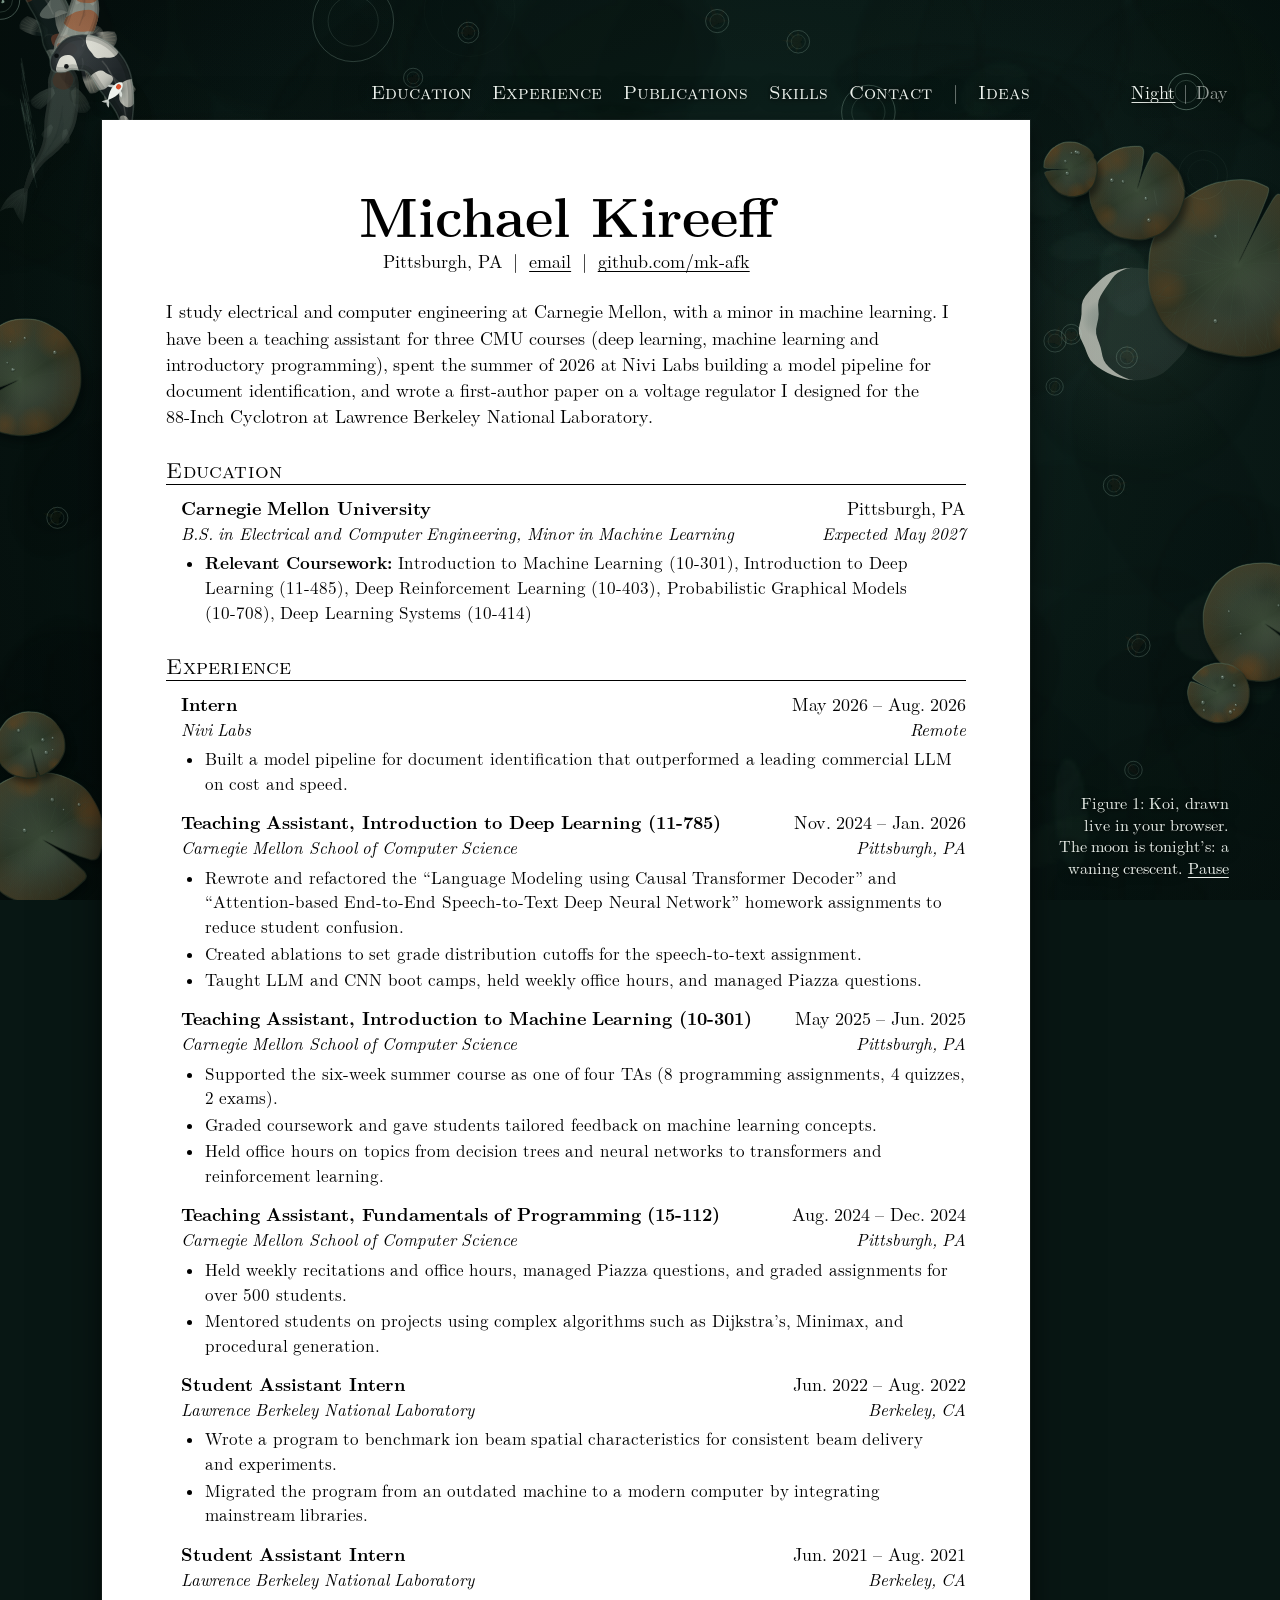
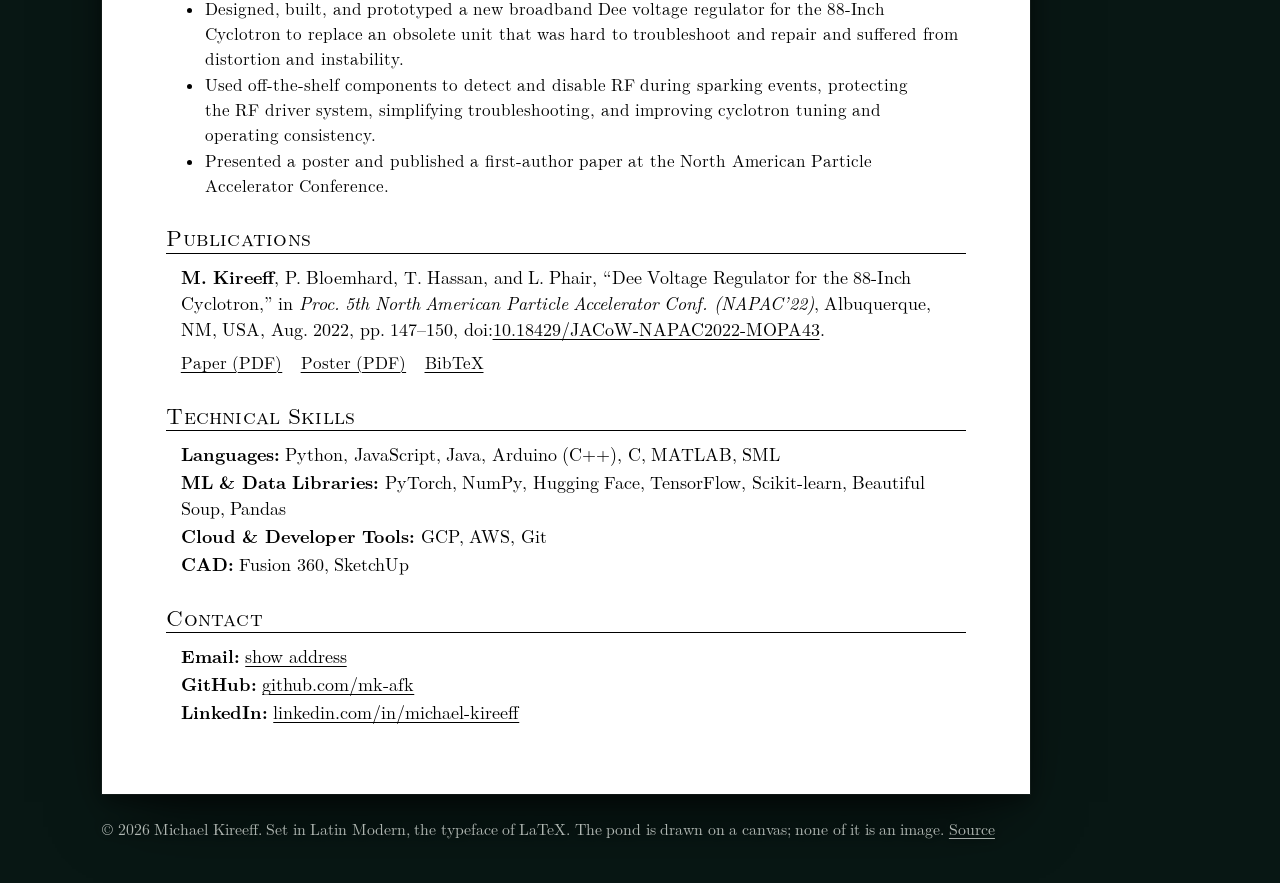
<file: index.html>
<!DOCTYPE html>
<html lang="en" data-theme="dark">
<head>
<!--
  ─────────────────────────────────────────────────────────────
  Michael Kireeff: a resume on a koi pond

  The page is the resume, set like the LaTeX PDF, on a sheet of
  paper lying on a pond. Plain HTML, CSS and JS; no build step.

  EDIT MAP (search this file for "EDIT"):
    1. <title>, description and link-preview tags   just below
    2. Name and contact line                         .masthead
    3. Two-sentence intro                            .lede
    4. Education / Experience / Skills               one .entry block per item; copy a block to add one
    5. Publications                                  #publications
    6. PDF download link                             put resume.pdf next to this file, then
                                                     un-comment the marked line in .masthead
    7. Pond settings                                 CONFIG at the top of pond.js (rain), home.js
                                                     (number of koi, Day's ink trails), afloat.js
                                                     (season, moon, fireflies), water.js (rings that
                                                     bend the water, ink that flows) and theme.js
                                                     (whether the page opens on Night or Day)

  FILES
    index.html             this page                 home.css  home.js
    ideas.html             index of write-ups        ideas.css ideas.js
    posts/*.html           the write-ups
    pond.js                the water (shared by every page)
    water.js               WebGL extras, where the device can run them: rings bend
                           the water, the koi's ink flows (every page; optional)
    afloat.js              the moon and the season's weather (every page)
    theme.js               opens the page on Night or Day, by the visitor's clock
    fonts/                 Latin Modern, the LaTeX typeface
    robots.txt             asks AI and data-scraping crawlers to stay out
    404.html               shown for any address that does not exist
    hello-pond.html        forwards the write-up's old address to posts/
    og.png                 the picture link previews show
    favicon.svg, apple-touch-icon.png

  DEPLOY: push everything to the mk-afk.github.io repo (keep the
  folders), then Settings → Pages → deploy from branch.
  ─────────────────────────────────────────────────────────────
-->
<meta charset="utf-8">
<meta name="viewport" content="width=device-width, initial-scale=1">
<!-- EDIT: page title and the one-line description search engines show -->
<title>Michael Kireeff – Electrical &amp; Computer Engineering, Carnegie Mellon</title>
<meta name="description" content="Michael Kireeff studies electrical and computer engineering at Carnegie Mellon, with a minor in machine learning. Experience, publications and skills.">
<link rel="canonical" href="https://mk-afk.github.io/">
<meta name="theme-color" content="#081714">
<!-- opt out of AI training and text-and-data mining (see robots.txt) -->
<meta name="robots" content="noai, noimageai">
<meta name="tdm-reservation" content="1">
<!-- link previews -->
<meta property="og:type" content="website">
<meta property="og:url" content="https://mk-afk.github.io/">
<meta property="og:title" content="Michael Kireeff">
<meta property="og:description" content="Electrical and computer engineering at Carnegie Mellon, with a minor in machine learning. Also, a koi pond.">
<meta property="og:image" content="https://mk-afk.github.io/og.png">
<meta property="og:image:width" content="1200">
<meta property="og:image:height" content="630">
<meta name="twitter:card" content="summary_large_image">
<link rel="icon" href="favicon.svg" type="image/svg+xml">
<link rel="apple-touch-icon" href="apple-touch-icon.png">
<!-- Night or Day, settled before anything is painted -->
<script src="theme.js"></script>
<script>
  /* fetch the first screen's two fonts early (browsers refuse this when the page is opened straight from a folder) */
  if (location.protocol !== 'file:') for (const f of ['fonts/lmweb-roman10-regular.woff2', 'fonts/lmweb-roman12-bold.woff2'])
    document.head.insertAdjacentHTML('beforeend', '<link rel="preload" as="font" type="font/woff2" crossorigin href="' + f + '">');
</script>
<link rel="stylesheet" href="home.css">
</head>
<body>

<a class="skip" href="#main">Skip to the resume</a>
<canvas id="pond" aria-hidden="true"></canvas>

<header class="site-head">
  <a class="brand brand--mark" href="index.html" aria-label="Michael Kireeff, home">
    <svg viewBox="0 0 32 32" aria-hidden="true" focusable="false"><g transform="translate(16 16) rotate(40)"><path fill="currentColor" opacity=".78" d="M.2 8.2C-.6 10.4-2.6 11.9-3.3 14.3-1.6 14.1-.2 13.3.8 12.1 1.9 13.5 3.6 14.4 5.6 14.5 4.9 12.2 2.4 10.5.2 8.2ZM-3.5-4.8C-6.3-4.9-8.3-2.9-8.4-.2-6.3-.6-4.7-1.7-3.8-3ZM3.5-4.8C6.3-4.9 8.3-2.9 8.4-.2 6.3-.6 4.7-1.7 3.8-3Z"/><path fill="currentColor" d="M0-11.6C3.3-10.4 4.7-5.6 4.1-.8 3.6 3 1.9 6.6.3 9.4-1.5 6.6-3.4 3-4-.8-4.7-5.6-3.3-10.4 0-11.6Z"/><ellipse cy="-6.5" rx="2.25" ry="2.5" fill="#d9502c"/></g></svg>
    <span>Michael Kireeff</span>
  </a>
  <nav class="site-nav" aria-label="Site">
    <a class="roomy" href="#education">Education</a>
    <a href="#experience">Experience</a>
    <a href="#publications">Publications</a>
    <a class="roomy" href="#skills">Skills</a>
    <a href="#contact">Contact</a>
    <span class="sep" aria-hidden="true">|</span>
    <a href="ideas.html">Ideas</a>
  </nav>
  <div class="theme-switch" role="group" aria-label="Pond lighting"><button type="button" data-set-theme="dark" aria-pressed="true">Night</button><span class="sep" aria-hidden="true">|</span><button type="button" data-set-theme="light" aria-pressed="false">Day</button></div>
</header>

<aside class="fig-caption" aria-label="About the pond"><span><span class="cap-line">Figure 1: Koi, drawn live in your browser.</span> <span class="cap-line"><span id="pondNote"></span> <button id="pondPause" class="linkish" type="button">Pause</button></span></span></aside>

<main id="main" class="sheet">

  <!-- EDIT: name and contact line -->
  <header class="masthead">
    <h1>Michael Kireeff</h1>
    <p class="contact-line">
      <span>Pittsburgh, PA</span>
      <span class="sep" aria-hidden="true">|</span>
      <!-- EDIT: to change the address, see the note above the script at the bottom of this file -->
      <a class="mail" href="#contact" data-u="ffeerikm" data-h="moc.liamg">email</a>
      <span class="sep" aria-hidden="true">|</span>
      <a href="https://github.com/mk-afk" rel="me">github.com/mk-afk</a>
      <!-- EDIT: to offer a PDF download, put resume.pdf next to this file, then un-comment the
           line below (take away the comment marks at its start and at its end).
           Anything in that PDF, phone number included, becomes public. -->
      <!-- <span class="slot no-print"><span class="sep" aria-hidden="true">|</span><a href="resume.pdf">Resume (PDF)</a></span> -->
    </p>
  </header>

  <!-- EDIT: the short version, in your own words -->
  <p class="lede">I study electrical and computer engineering at Carnegie Mellon, with a minor in machine learning. I have been a teaching assistant for three CMU courses (deep learning, machine learning and introductory programming), spent the summer of 2026 at Nivi Labs building a model pipeline for document identification, and wrote a first-author paper on a voltage regulator I designed for the <span class="nb">88-Inch</span> Cyclotron at Lawrence Berkeley National Laboratory.</p>

  <section id="education" aria-labelledby="h-education">
    <h2 id="h-education">Education</h2>
    <article class="entry">
      <div class="entry-head">
        <h3 class="e-title">Carnegie Mellon University</h3>
        <p class="e-side">Pittsburgh, PA</p>
        <p class="e-sub">B.S. in Electrical and Computer Engineering, Minor in Machine Learning</p>
        <p class="e-subside">Expected May 2027</p>
      </div>
      <ul>
        <li><strong>Relevant Coursework:</strong> Introduction to Machine Learning <span class="nb">(10-301)</span>, Introduction to Deep Learning <span class="nb">(11-485)</span>, Deep Reinforcement Learning <span class="nb">(10-403)</span>, Probabilistic Graphical Models <span class="nb">(10-708)</span>, Deep Learning Systems <span class="nb">(10-414)</span></li>
      </ul>
    </article>
  </section>

  <section id="experience" aria-labelledby="h-experience">
    <h2 id="h-experience">Experience</h2>

    <!-- EDIT: one <article class="entry"> per role. Copy a whole block to add one. -->
    <article class="entry">
      <div class="entry-head">
        <h3 class="e-title">Intern</h3>
        <p class="e-side">May 2026 – Aug. 2026</p>
        <p class="e-sub">Nivi Labs</p>
        <p class="e-subside">Remote</p>
      </div>
      <ul>
        <li>Built a model pipeline for document identification that outperformed a leading commercial LLM on cost and speed.</li>
      </ul>
    </article>

    <article class="entry">
      <div class="entry-head">
        <h3 class="e-title">Teaching Assistant, Introduction to Deep Learning <span class="nb">(11-785)</span></h3>
        <p class="e-side">Nov. 2024 – Jan. 2026</p>
        <p class="e-sub">Carnegie Mellon School of Computer Science</p>
        <p class="e-subside">Pittsburgh, PA</p>
      </div>
      <ul>
        <li>Rewrote and refactored the “Language Modeling using Causal Transformer Decoder” and “Attention-based End-to-End Speech-to-Text Deep Neural Network” homework assignments to reduce student confusion.</li>
        <li>Created ablations to set grade distribution cutoffs for the speech-to-text assignment.</li>
        <li>Taught LLM and CNN boot camps, held weekly office hours, and managed Piazza questions.</li>
      </ul>
    </article>

    <article class="entry">
      <div class="entry-head">
        <h3 class="e-title">Teaching Assistant, Introduction to Machine Learning <span class="nb">(10-301)</span></h3>
        <p class="e-side">May 2025 – Jun. 2025</p>
        <p class="e-sub">Carnegie Mellon School of Computer Science</p>
        <p class="e-subside">Pittsburgh, PA</p>
      </div>
      <ul>
        <li>Supported the six-week summer course as one of four TAs (8 programming assignments, 4 quizzes, 2 exams).</li>
        <li>Graded coursework and gave students tailored feedback on machine learning concepts.</li>
        <li>Held office hours on topics from decision trees and neural networks to transformers and reinforcement learning.</li>
      </ul>
    </article>

    <article class="entry">
      <div class="entry-head">
        <h3 class="e-title">Teaching Assistant, Fundamentals of Programming <span class="nb">(15-112)</span></h3>
        <p class="e-side">Aug. 2024 – Dec. 2024</p>
        <p class="e-sub">Carnegie Mellon School of Computer Science</p>
        <p class="e-subside">Pittsburgh, PA</p>
      </div>
      <ul>
        <li>Held weekly recitations and office hours, managed Piazza questions, and graded assignments for over 500 students.</li>
        <li>Mentored students on projects using complex algorithms such as Dijkstra’s, Minimax, and procedural generation.</li>
      </ul>
    </article>

    <article class="entry">
      <div class="entry-head">
        <h3 class="e-title">Student Assistant Intern</h3>
        <p class="e-side">Jun. 2022 – Aug. 2022</p>
        <p class="e-sub">Lawrence Berkeley National Laboratory</p>
        <p class="e-subside">Berkeley, CA</p>
      </div>
      <ul>
        <li>Wrote a program to benchmark ion beam spatial characteristics for consistent beam delivery and experiments.</li>
        <li>Migrated the program from an outdated machine to a modern computer by integrating mainstream libraries.</li>
      </ul>
    </article>

    <article class="entry">
      <div class="entry-head">
        <h3 class="e-title">Student Assistant Intern</h3>
        <p class="e-side">Jun. 2021 – Aug. 2021</p>
        <p class="e-sub">Lawrence Berkeley National Laboratory</p>
        <p class="e-subside">Berkeley, CA</p>
      </div>
      <ul>
        <li>Designed, built, and prototyped a new broadband Dee voltage regulator for the <span class="nb">88-Inch</span> Cyclotron to replace an obsolete unit that was hard to troubleshoot and repair and suffered from distortion and instability.</li>
        <li>Used off-the-shelf components to detect and disable RF during sparking events, protecting the RF driver system, simplifying troubleshooting, and improving cyclotron tuning and operating consistency.</li>
        <li>Presented a poster and published a first-author paper at the North American Particle Accelerator Conference.</li>
      </ul>
    </article>
  </section>

  <section id="publications" aria-labelledby="h-publications">
    <h2 id="h-publications">Publications</h2>
    <!-- EDIT: one <p class="plain"> per paper -->
    <p class="plain"><strong>M. Kireeff</strong>, P. Bloemhard, T. Hassan, and L. Phair, “Dee Voltage Regulator for the <span class="nb">88-Inch</span> Cyclotron,” in <em>Proc. 5th North American Particle Accelerator Conf. (NAPAC’22)</em>, Albuquerque, NM, USA, Aug. 2022, pp. 147–150, doi:<a href="https://doi.org/10.18429/JACoW-NAPAC2022-MOPA43">10.18429/JACoW-NAPAC2022-MOPA43</a>.</p>
    <p class="plain cite-links no-print">
      <a href="https://jacow.org/napac2022/papers/mopa43.pdf">Paper (PDF)</a>
      <a href="https://jacow.org/napac2022/posters/mopa43_poster.pdf">Poster (PDF)</a>
      <button id="bibBtn" class="linkish" type="button" aria-expanded="false" aria-controls="bib" hidden>BibTeX</button>
    </p>
    <pre id="bib" class="bibtex no-print" tabindex="0" aria-label="BibTeX entry"><code>@inproceedings{kireeff:napac2022-mopa43,
  author    = {M. Kireeff and P. Bloemhard and T. Hassan and L. Phair},
  title     = {{Dee Voltage Regulator for the 88-Inch Cyclotron}},
  booktitle = {Proc. 5th North American Particle Accelerator Conf. (NAPAC'22)},
  address   = {Albuquerque, NM, USA},
  month     = aug,
  year      = {2022},
  pages     = {147--150},
  publisher = {JACoW Publishing},
  doi       = {10.18429/JACoW-NAPAC2022-MOPA43},
  url       = {https://jacow.org/napac2022/papers/mopa43.pdf}
}</code></pre>
    <script>
      /* fold the BibTeX entry away behind its button (it stays visible if scripts are off) */
      (() => {
        const btn = document.getElementById('bibBtn'), bib = document.getElementById('bib');
        bib.hidden = true; btn.hidden = false;
        btn.addEventListener('click', () => {
          bib.hidden = !bib.hidden;
          btn.setAttribute('aria-expanded', String(!bib.hidden));
        });
      })();
    </script>
  </section>

  <section id="skills" aria-labelledby="h-skills">
    <h2 id="h-skills">Technical Skills</h2>
    <div class="facts">
      <p><strong>Languages:</strong> Python, JavaScript, Java, Arduino (C++), C, MATLAB, SML</p>
      <p><strong>ML &amp; Data Libraries:</strong> PyTorch, NumPy, Hugging Face, TensorFlow, Scikit-learn, Beautiful Soup, Pandas</p>
      <p><strong>Cloud &amp; Developer Tools:</strong> GCP, AWS, Git</p>
      <p><strong>CAD:</strong> Fusion 360, SketchUp</p>
    </div>
  </section>

  <section id="contact" aria-labelledby="h-contact">
    <h2 id="h-contact">Contact</h2>
    <!-- EDIT: add lines here for LinkedIn, Scholar and so on -->
    <div class="facts">
      <p><strong>Email:</strong> <a class="mail" href="#contact" data-u="ffeerikm" data-h="moc.liamg">show address</a><noscript> (hidden from scrapers; it needs JavaScript to appear)</noscript></p>
      <p><strong>GitHub:</strong> <a href="https://github.com/mk-afk" rel="me">github.com/mk-afk</a></p>
      <p><strong>LinkedIn:</strong> <a class="nb" href="https://www.linkedin.com/in/michael-kireeff" rel="me">linkedin.com/in/michael-kireeff</a></p>
    </div>
  </section>

</main>

<footer class="site-foot">
  <p>© 2026 Michael Kireeff. Set in Latin Modern, the typeface of LaTeX. The pond is drawn on a canvas; none of it is an image. <a href="https://github.com/mk-afk/mk-afk.github.io">Source</a></p>
</footer>

<script>
  /* The email address is never written out in this file. It is put together
     here, and only once a person actually moves, taps or types, so bots that
     harvest addresses (even ones that run scripts) come away with nothing.
     EDIT: on each <a class="mail">, data-u is the part before the @ and data-h
     the part after it, both spelled backwards. */
  (() => {
    const links = document.querySelectorAll('a.mail');
    const flip = s => s.split('').reverse().join('');
    const signs = ['pointermove', 'pointerdown', 'touchstart', 'keydown', 'wheel'];
    function reveal() {
      signs.forEach(ev => removeEventListener(ev, reveal, true));
      links.forEach(a => {
        const addr = flip(a.dataset.u) + '@' + flip(a.dataset.h);
        a.href = 'mailto:' + addr;
        a.textContent = addr;
      });
    }
    signs.forEach(ev => addEventListener(ev, reveal, { capture: true, passive: true }));
  })();
</script>
<script src="visits.js"></script>
<script src="pond.js"></script>
<script src="water.js"></script>
<script src="afloat.js"></script>
<script src="home.js"></script>
</body>
</html>
</file>
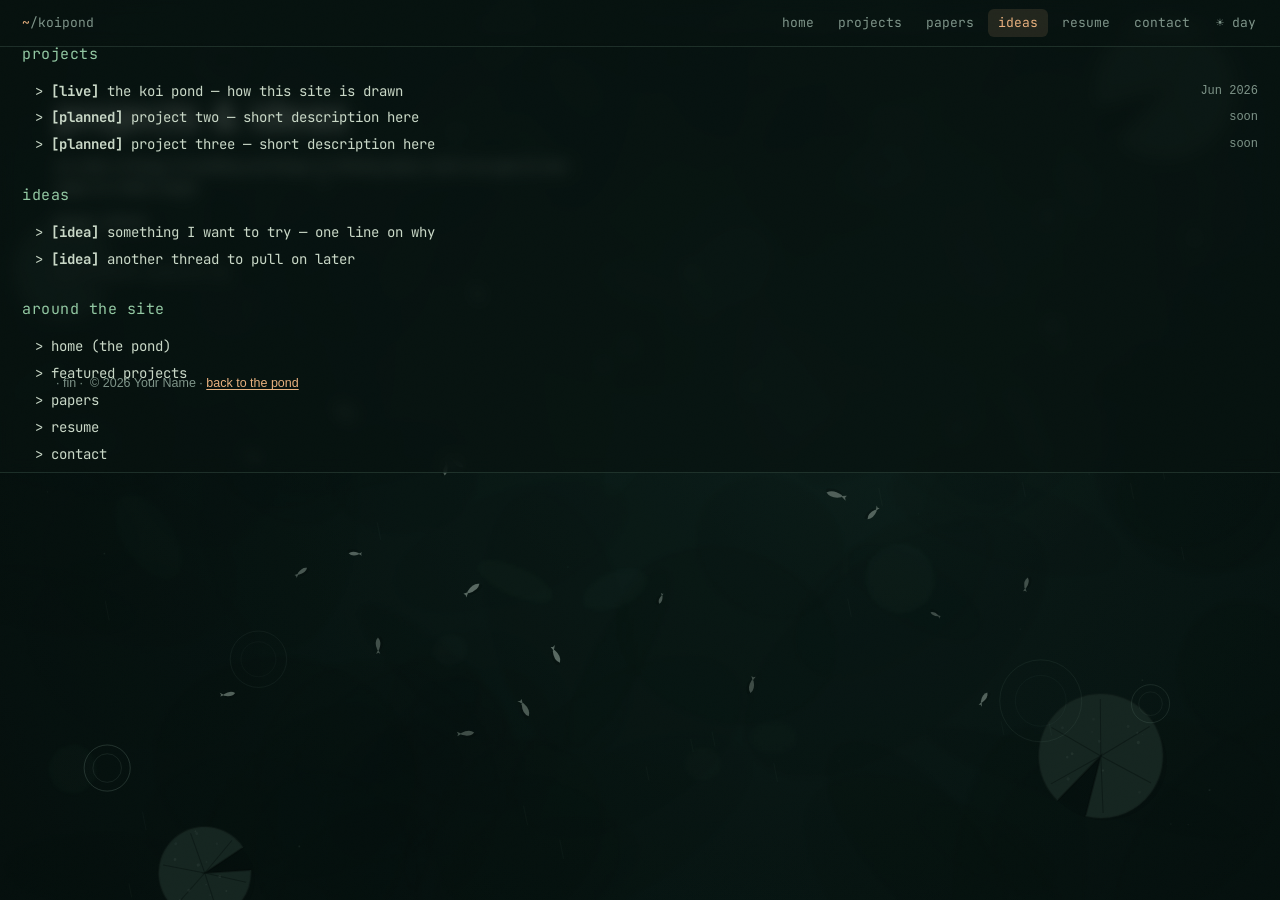
<file: blog.html>
<!DOCTYPE html>
<html lang="en" data-theme="dark">
<head>
<!--
  ─────────────────────────────────────────────────────────────
  projects & ideas · an index of pages you'll make
  (companion to index.html)

  ADDING AN ENTRY (two small steps):
    1. copy posts/hello-pond.html to posts/your-idea.html
       and write it.
    2. add one row to the index below pointing at it. flip
       [planned] to [live] and add a date once it exists.
    A row can also point straight at an external link
    (repo, demo, arXiv, Colab) instead of a posts/ page.

  THEME: dark (night pond) is the default. the ☀/☾ button
  switches to a paper day mode and remembers the choice.

  the background is the calm pond: ripples, lily pads, drifting
  light, and a school of small fish (boids: separation, alignment,
  cohesion). tap the water to scatter them.

  files: blog.html + notes.css + notes.js + posts/*.html
  ─────────────────────────────────────────────────────────────
-->
<meta charset="utf-8">
<meta name="viewport" content="width=device-width, initial-scale=1">
<!-- EDIT: your name -->
<title>projects &amp; ideas — your name</title>
<meta name="description" content="An index of projects I'm building and ideas I'm exploring.">
<meta name="theme-color" content="#0a1715">
<meta property="og:title" content="projects & ideas — your name">
<meta property="og:description" content="An index of projects I'm building and ideas I'm exploring.">
<meta property="og:type" content="website">
<meta name="twitter:card" content="summary">
<link rel="icon" href='data:image/svg+xml,<svg xmlns="http://www.w3.org/2000/svg" viewBox="0 0 100 100"><circle cx="50" cy="50" r="44" fill="%230d211d"/><circle cx="50" cy="50" r="33" fill="%23e07a4f"/><path d="M28 56 Q46 30 72 40 Q62 62 32 64 Z" fill="%23f2efe6"/><circle cx="40" cy="46" r="8" fill="%2326282c"/></svg>'>
<link rel="preconnect" href="https://fonts.googleapis.com">
<link rel="preconnect" href="https://fonts.gstatic.com" crossorigin>
<link href="https://fonts.googleapis.com/css2?family=JetBrains+Mono:wght@400;500;700&display=swap" rel="stylesheet">
<link rel="stylesheet" href="notes.css">
</head>
<body>

<div id="scene" aria-hidden="true">
  <canvas id="pond"></canvas>
</div>
<div id="dim" aria-hidden="true"></div>

<nav aria-label="site">
  <a class="brand" href="index.html"><span class="h">~</span>/koipond</a>
  <div class="navlinks">
    <a class="navlink" href="index.html">home</a>
    <a class="navlink" href="index.html#projects">projects</a>
    <a class="navlink" href="index.html#papers">papers</a>
    <a class="navlink active" href="blog.html" aria-current="page">ideas</a>
    <a class="navlink" href="index.html#resume">resume</a>
    <a class="navlink" href="index.html#contact">contact</a>
  </div>
  <button id="themeBtn" class="tbtn" aria-pressed="false" title="toggle day / night">☀ day</button>
</nav>

<div class="page">
  <h1>projects &amp; ideas</h1>
  <!-- EDIT: one line on what this page is -->
  <p class="bio">An index of things I'm building and things I'm thinking about. Each one gets its own page as it takes shape.</p>
  <!-- EDIT: your links -->
  <p class="toplinks">
    <a href="mailto:you@example.com">Email</a> |
    <a href="#">GitHub</a>
  </p>

  <!--
    HOW THIS PAGE WORKS — it's an index of pages you'll make.
    To add an entry:
      1. copy posts/hello-pond.html to posts/your-idea.html and write it.
      2. add a row below pointing at it. flip [planned] to [live]
         and drop in the date once the page exists.
    A row can also point straight at an external link (repo, demo,
    arXiv, Colab) instead of a posts/ page.
  -->
  <nav class="links" aria-label="projects and ideas">
    <h3>projects</h3>
    <a href="posts/hello-pond.html">
      <span class="link-content">&gt; <strong>[live]</strong> the koi pond — how this site is drawn</span>
      <span class="link-date">Jun 2026</span>
    </a>
    <a href="#">
      <span class="link-content">&gt; <strong>[planned]</strong> project two — short description here</span>
      <span class="link-date">soon</span>
    </a>
    <a href="#">
      <span class="link-content">&gt; <strong>[planned]</strong> project three — short description here</span>
      <span class="link-date">soon</span>
    </a>

    <h3>ideas</h3>
    <a href="#">
      <span class="link-content">&gt; <strong>[idea]</strong> something I want to try — one line on why</span>
      <span class="link-date"></span>
    </a>
    <a href="#">
      <span class="link-content">&gt; <strong>[idea]</strong> another thread to pull on later</span>
      <span class="link-date"></span>
    </a>

    <h3>around the site</h3>
    <a href="index.html">
      <span class="link-content">&gt; home (the pond)</span>
      <span class="link-date"></span>
    </a>
    <a href="index.html#projects">
      <span class="link-content">&gt; featured projects</span>
      <span class="link-date"></span>
    </a>
    <a href="index.html#papers">
      <span class="link-content">&gt; papers</span>
      <span class="link-date"></span>
    </a>
    <a href="index.html#resume">
      <span class="link-content">&gt; resume</span>
      <span class="link-date"></span>
    </a>
    <a href="index.html#contact">
      <span class="link-content">&gt; contact</span>
      <span class="link-date"></span>
    </a>
  </nav>

  <p class="note">// a running list. it grows as I do.</p>
</div>

<footer>
  · fin · &nbsp;© 2026 Your Name · <a href="index.html">back to the pond</a>
</footer>

<script src="notes.js"></script>
</body>
</html>
</file>
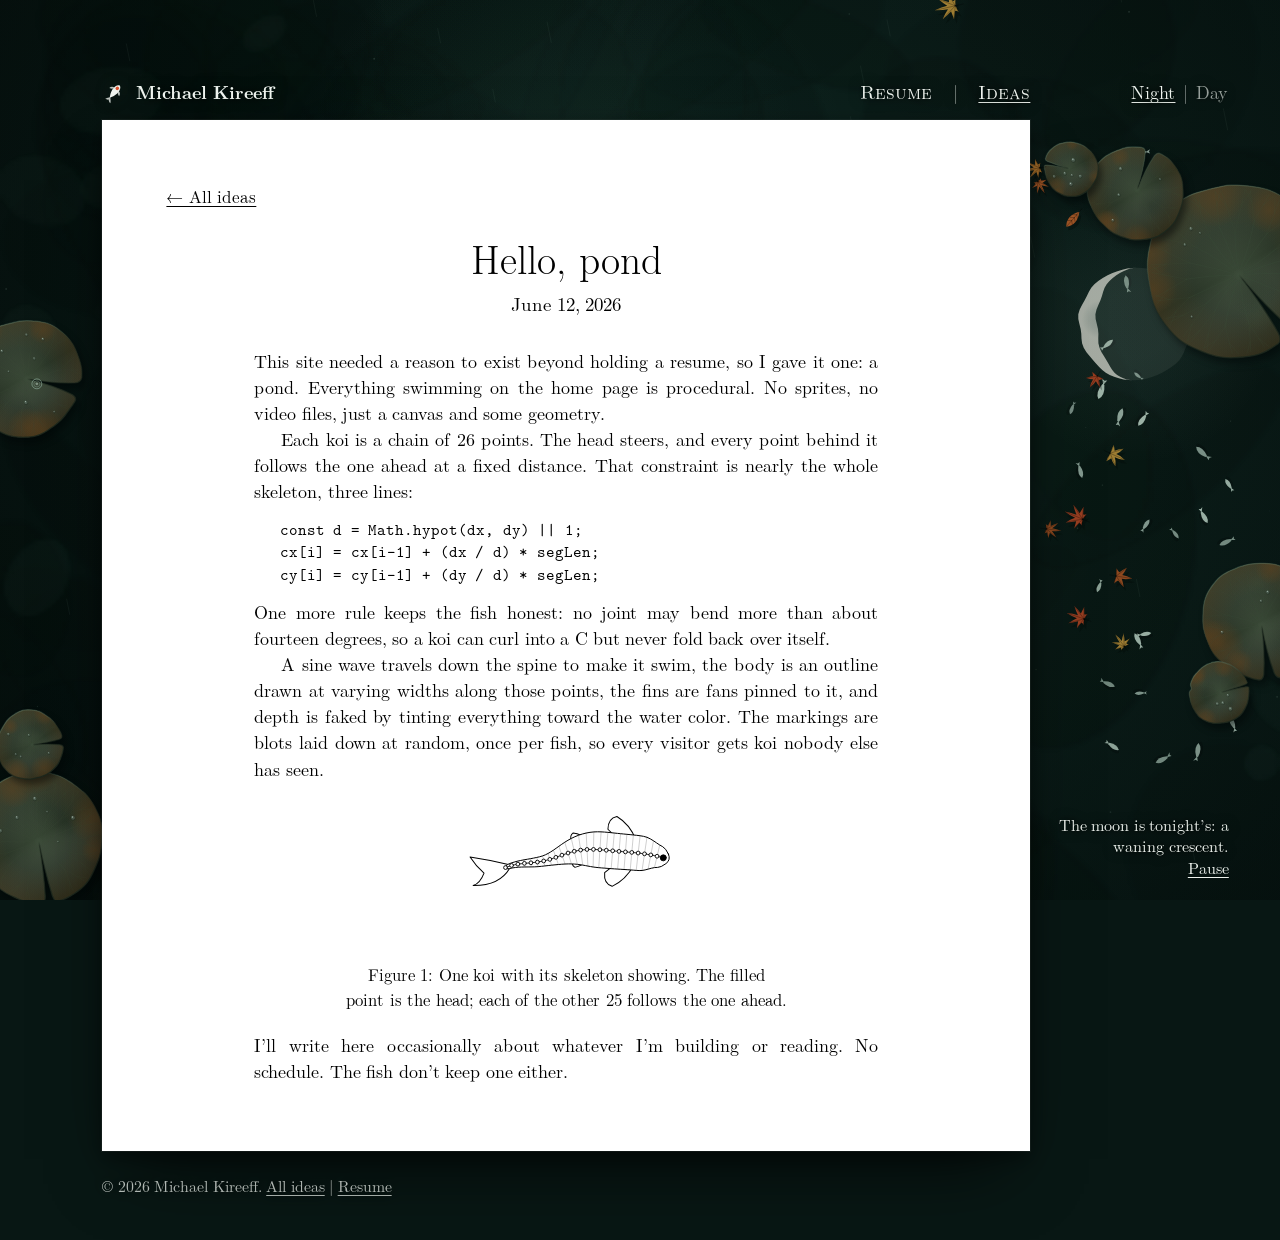
<file: hello-pond.html>
<!DOCTYPE html>
<html lang="en">
<head>
<!-- This write-up used to sit here by mistake; it lives in posts/ now.
     This stub only forwards the old address. -->
<meta charset="utf-8">
<meta name="viewport" content="width=device-width, initial-scale=1">
<title>Hello, pond (moved)</title>
<meta name="robots" content="noindex">
<link rel="canonical" href="https://mk-afk.github.io/posts/hello-pond.html">
<meta http-equiv="refresh" content="0; url=posts/hello-pond.html">
</head>
<body>
<p>This page has moved to <a href="posts/hello-pond.html">posts/hello-pond.html</a>.</p>
</body>
</html>
</file>
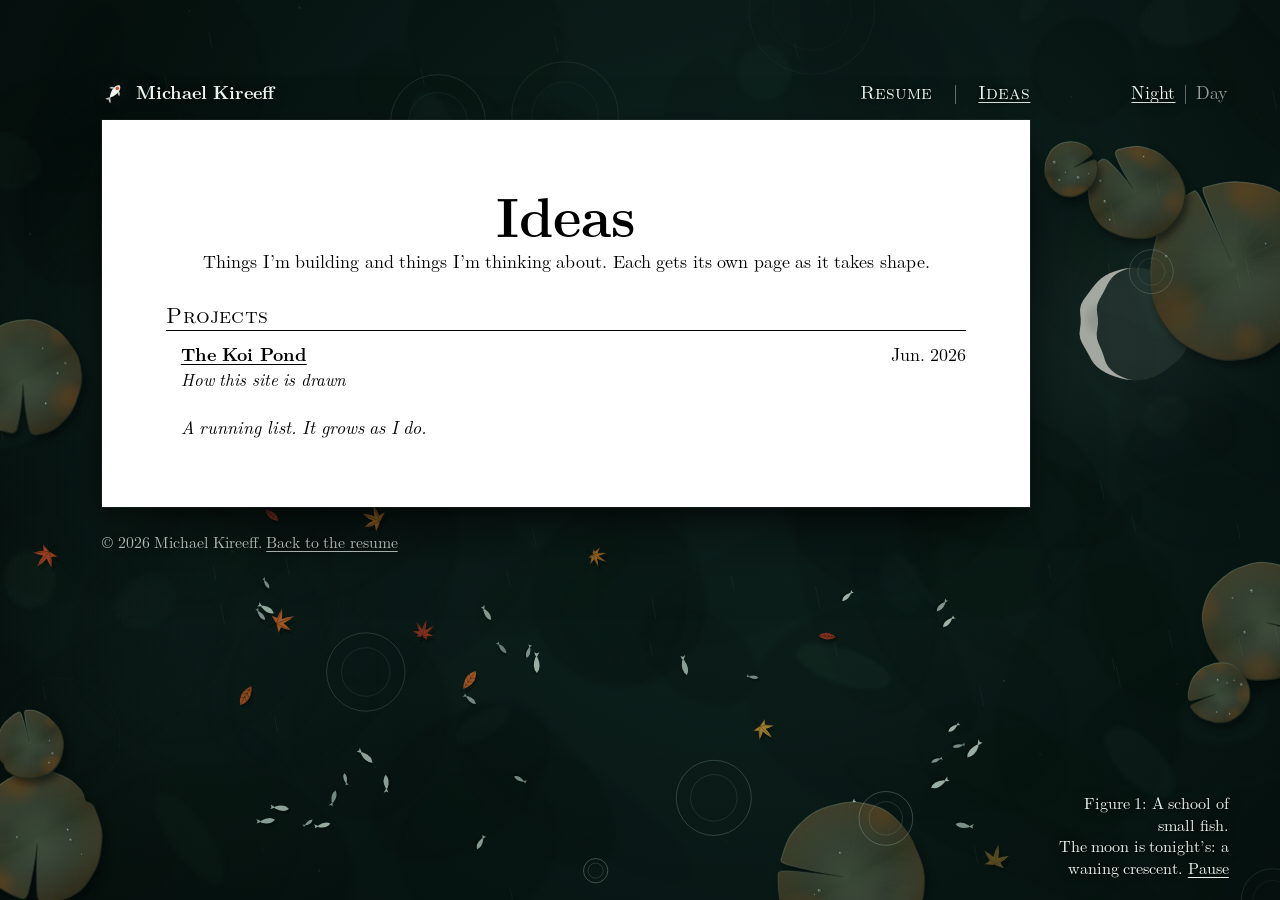
<file: ideas.html>
<!DOCTYPE html>
<html lang="en" data-theme="dark">
<head>
<!--
  ─────────────────────────────────────────────────────────────
  Ideas: an index of write-ups

  ADDING AN ENTRY (two small steps):
    1. copy posts/hello-pond.html to posts/your-idea.html and
       write it.
    2. copy an <article class="entry"> block below and point it
       at the new page. The right-hand column is the date.
    An entry can also link straight to something external
    (a repo, a demo, a paper) instead of a posts/ page.

  The pond here holds a school of small fish instead of koi
  (ideas.js). The water, lily pads and rain are pond.js; the
  moon and the season's weather are afloat.js; water.js lets
  the rings bend the water where the device has WebGL.
  ─────────────────────────────────────────────────────────────
-->
<meta charset="utf-8">
<meta name="viewport" content="width=device-width, initial-scale=1">
<title>Ideas – Michael Kireeff</title>
<meta name="description" content="Things Michael Kireeff is building and thinking about.">
<link rel="canonical" href="https://mk-afk.github.io/ideas.html">
<meta name="theme-color" content="#081714">
<meta name="robots" content="noai, noimageai">
<meta name="tdm-reservation" content="1">
<meta property="og:type" content="website">
<meta property="og:url" content="https://mk-afk.github.io/ideas.html">
<meta property="og:title" content="Ideas – Michael Kireeff">
<meta property="og:description" content="Things I'm building and things I'm thinking about.">
<meta property="og:image" content="https://mk-afk.github.io/og.png">
<meta name="twitter:card" content="summary_large_image">
<link rel="icon" href="favicon.svg" type="image/svg+xml">
<link rel="apple-touch-icon" href="apple-touch-icon.png">
<!-- Night or Day, settled before anything is painted -->
<script src="theme.js"></script>
<script>
  /* fetch the first screen's two fonts early (browsers refuse this when the page is opened straight from a folder) */
  if (location.protocol !== 'file:') for (const f of ['fonts/lmweb-roman10-regular.woff2', 'fonts/lmweb-roman12-bold.woff2'])
    document.head.insertAdjacentHTML('beforeend', '<link rel="preload" as="font" type="font/woff2" crossorigin href="' + f + '">');
</script>
<link rel="stylesheet" href="home.css">
<link rel="stylesheet" href="ideas.css">
</head>
<body>

<a class="skip" href="#main">Skip to the list</a>
<canvas id="pond" aria-hidden="true"></canvas>

<header class="site-head">
  <a class="brand" href="index.html">
    <svg viewBox="0 0 32 32" aria-hidden="true" focusable="false"><g transform="translate(16 16) rotate(40)"><path fill="currentColor" opacity=".78" d="M.2 8.2C-.6 10.4-2.6 11.9-3.3 14.3-1.6 14.1-.2 13.3.8 12.1 1.9 13.5 3.6 14.4 5.6 14.5 4.9 12.2 2.4 10.5.2 8.2ZM-3.5-4.8C-6.3-4.9-8.3-2.9-8.4-.2-6.3-.6-4.7-1.7-3.8-3ZM3.5-4.8C6.3-4.9 8.3-2.9 8.4-.2 6.3-.6 4.7-1.7 3.8-3Z"/><path fill="currentColor" d="M0-11.6C3.3-10.4 4.7-5.6 4.1-.8 3.6 3 1.9 6.6.3 9.4-1.5 6.6-3.4 3-4-.8-4.7-5.6-3.3-10.4 0-11.6Z"/><ellipse cy="-6.5" rx="2.25" ry="2.5" fill="#d9502c"/></g></svg>
    <span>Michael Kireeff</span>
  </a>
  <nav class="site-nav" aria-label="Site">
    <a href="index.html">Resume</a>
    <span class="sep" aria-hidden="true">|</span>
    <a href="ideas.html" aria-current="page">Ideas</a>
  </nav>
  <div class="theme-switch" role="group" aria-label="Pond lighting"><button type="button" data-set-theme="dark" aria-pressed="true">Night</button><span class="sep" aria-hidden="true">|</span><button type="button" data-set-theme="light" aria-pressed="false">Day</button></div>
</header>

<aside class="fig-caption" aria-label="About the pond"><span><span class="cap-line">Figure 1: A school of small fish.</span> <span class="cap-line"><span id="pondNote"></span> <button id="pondPause" class="linkish" type="button">Pause</button></span></span></aside>

<main id="main" class="sheet">

  <header class="masthead">
    <h1>Ideas</h1>
    <p class="sub">Things I’m building and things I’m thinking about. Each gets its own page as it takes shape.</p>
  </header>

  <section aria-labelledby="h-projects">
    <h2 id="h-projects">Projects</h2>

    <article class="entry">
      <div class="entry-head">
        <h3 class="e-title"><a href="posts/hello-pond.html">The Koi Pond</a></h3>
        <p class="e-side">Jun. 2026</p>
        <p class="e-sub">How this site is drawn</p>
      </div>
    </article>

    <!-- EDIT: copy this block for each new project. Delete the e-side line if there is no date yet.
    <article class="entry">
      <div class="entry-head">
        <h3 class="e-title"><a href="posts/your-project.html">Project name</a></h3>
        <p class="e-side">Mon. 2026</p>
        <p class="e-sub">One line on what it is</p>
      </div>
    </article>
    -->
  </section>

  <!-- EDIT: un-comment this section once there is an idea to list.
  <section aria-labelledby="h-ideas">
    <h2 id="h-ideas">Ideas</h2>
    <article class="entry">
      <div class="entry-head">
        <h3 class="e-title">Something I want to try</h3>
        <p class="e-sub">One line on why</p>
      </div>
    </article>
  </section>
  -->

  <p class="index-note">A running list. It grows as I do.</p>

</main>

<footer class="site-foot">
  <p>© 2026 Michael Kireeff. <a href="index.html">Back to the resume</a></p>
</footer>

<script src="visits.js"></script>
<script src="pond.js"></script>
<script src="water.js"></script>
<script src="afloat.js"></script>
<script src="ideas.js"></script>
</body>
</html>
</file>
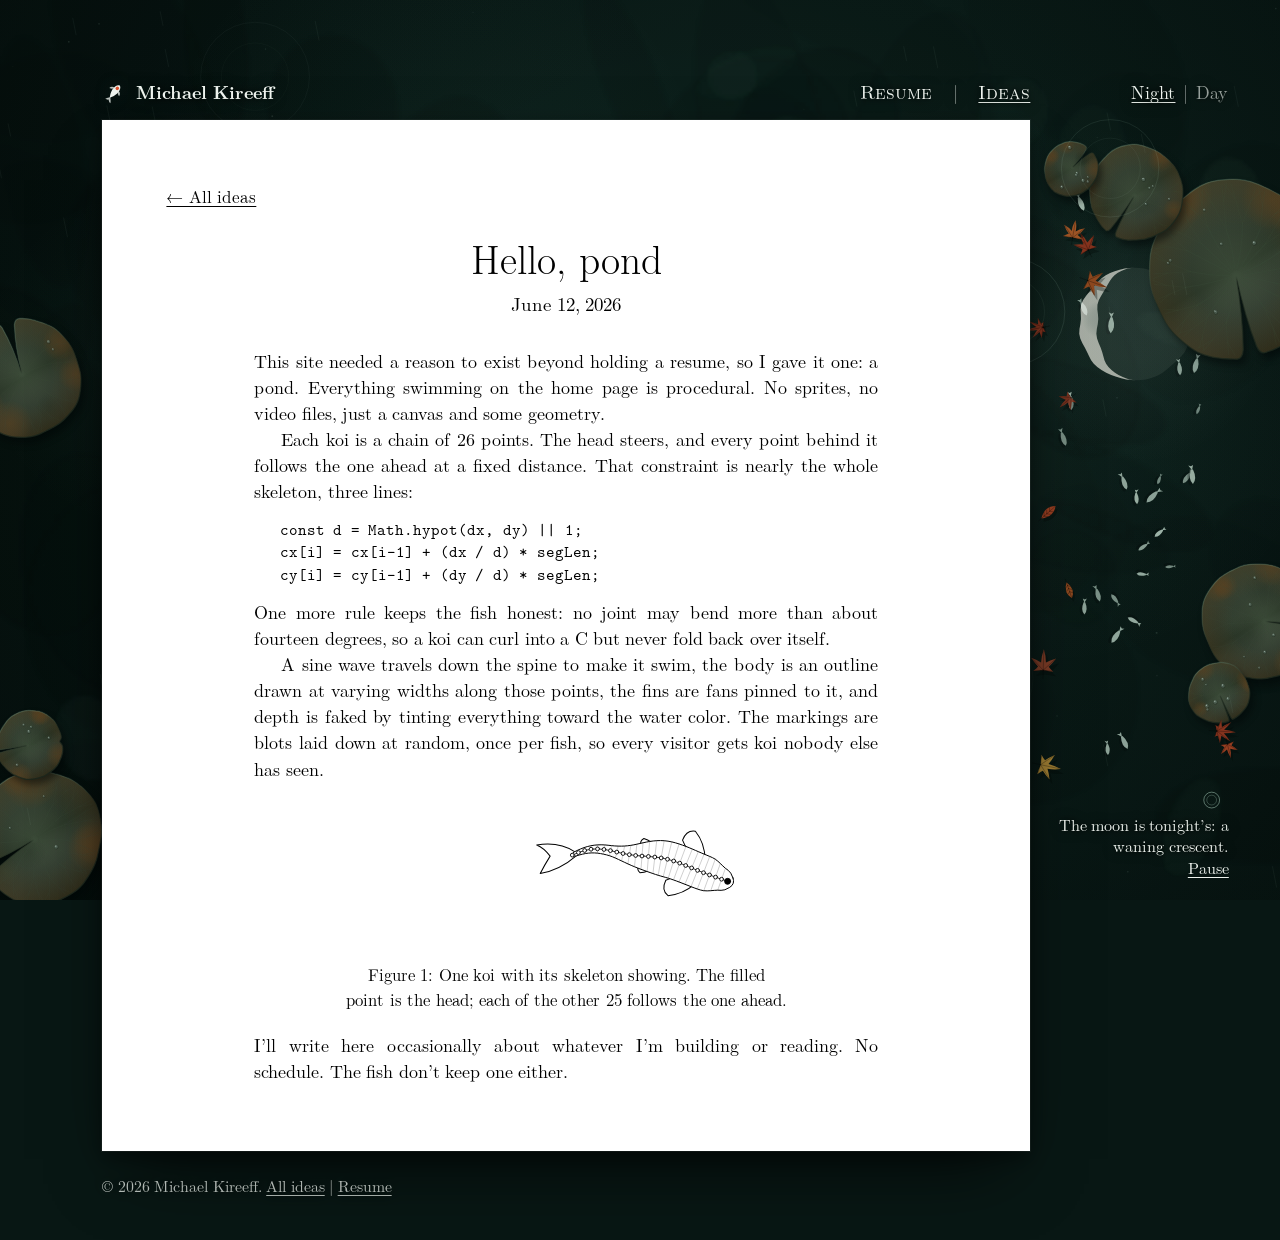
<file: posts/hello-pond.html>
<!DOCTYPE html>
<html lang="en" data-theme="dark">
<head>
<!--
  A WRITE-UP. To make another: copy this file to posts/your-title.html,
  change the <title>, the description, the <h1>, the date and the body,
  then add an entry for it in ../ideas.html.
  Every path starts with ../ because this file lives one folder down.
-->
<meta charset="utf-8">
<meta name="viewport" content="width=device-width, initial-scale=1">
<title>Hello, pond – Michael Kireeff</title>
<meta name="description" content="How the koi on this site are drawn: a chain of 26 points and some geometry.">
<link rel="canonical" href="https://mk-afk.github.io/posts/hello-pond.html">
<meta name="theme-color" content="#081714">
<meta name="robots" content="noai, noimageai">
<meta name="tdm-reservation" content="1">
<meta property="og:type" content="article">
<meta property="og:url" content="https://mk-afk.github.io/posts/hello-pond.html">
<meta property="og:title" content="Hello, pond">
<meta property="og:description" content="How the koi on this site are drawn: a chain of 26 points and some geometry.">
<meta property="og:image" content="https://mk-afk.github.io/og.png">
<meta name="twitter:card" content="summary_large_image">
<link rel="icon" href="../favicon.svg" type="image/svg+xml">
<link rel="apple-touch-icon" href="../apple-touch-icon.png">
<!-- Night or Day, settled before anything is painted -->
<script src="../theme.js"></script>
<script>
  /* fetch the first screen's two fonts early (browsers refuse this when the page is opened straight from a folder) */
  if (location.protocol !== 'file:') for (const f of ['../fonts/lmweb-roman10-regular.woff2', '../fonts/lmweb-roman17-regular.woff2'])
    document.head.insertAdjacentHTML('beforeend', '<link rel="preload" as="font" type="font/woff2" crossorigin href="' + f + '">');
</script>
<link rel="stylesheet" href="../home.css">
<link rel="stylesheet" href="../ideas.css">
</head>
<body>

<a class="skip" href="#main">Skip to the write-up</a>
<canvas id="pond" aria-hidden="true"></canvas>

<header class="site-head">
  <a class="brand" href="../index.html">
    <svg viewBox="0 0 32 32" aria-hidden="true" focusable="false"><g transform="translate(16 16) rotate(40)"><path fill="currentColor" opacity=".78" d="M.2 8.2C-.6 10.4-2.6 11.9-3.3 14.3-1.6 14.1-.2 13.3.8 12.1 1.9 13.5 3.6 14.4 5.6 14.5 4.9 12.2 2.4 10.5.2 8.2ZM-3.5-4.8C-6.3-4.9-8.3-2.9-8.4-.2-6.3-.6-4.7-1.7-3.8-3ZM3.5-4.8C6.3-4.9 8.3-2.9 8.4-.2 6.3-.6 4.7-1.7 3.8-3Z"/><path fill="currentColor" d="M0-11.6C3.3-10.4 4.7-5.6 4.1-.8 3.6 3 1.9 6.6.3 9.4-1.5 6.6-3.4 3-4-.8-4.7-5.6-3.3-10.4 0-11.6Z"/><ellipse cy="-6.5" rx="2.25" ry="2.5" fill="#d9502c"/></g></svg>
    <span>Michael Kireeff</span>
  </a>
  <nav class="site-nav" aria-label="Site">
    <a href="../index.html">Resume</a>
    <span class="sep" aria-hidden="true">|</span>
    <a href="../ideas.html" aria-current="true">Ideas</a>
  </nav>
  <div class="theme-switch" role="group" aria-label="Pond lighting"><button type="button" data-set-theme="dark" aria-pressed="true">Night</button><span class="sep" aria-hidden="true">|</span><button type="button" data-set-theme="light" aria-pressed="false">Day</button></div>
</header>

<aside class="fig-caption" aria-label="About the pond"><span><span class="cap-line"><span id="pondNote"></span></span> <span class="cap-line"><button id="pondPause" class="linkish" type="button">Pause</button></span></span></aside>

<main id="main" class="sheet">

  <p class="back no-print"><a href="../ideas.html">← All ideas</a></p>

  <article>
    <header class="post-head">
      <h1>Hello, pond</h1>
      <p class="date"><time datetime="2026-06-12">June 12, 2026</time></p>
    </header>

    <div class="post-body">
      <p>This site needed a reason to exist beyond holding a resume, so I gave it one: a pond. Everything swimming on the home page is procedural. No sprites, no video files, just a canvas and some geometry.</p>

      <p>Each koi is a chain of 26 points. The head steers, and every point behind it follows the one ahead at a fixed distance. That constraint is nearly the whole skeleton, three lines:</p>

<pre><code>const d = Math.hypot(dx, dy) || 1;
cx[i] = cx[i-1] + (dx / d) * segLen;
cy[i] = cy[i-1] + (dy / d) * segLen;</code></pre>

      <p>One more rule keeps the fish honest: no joint may bend more than about fourteen degrees, so a koi can curl into a C but never fold back over itself.</p>

      <p>A sine wave travels down the spine to make it swim, the body is an outline drawn at varying widths along those points, the fins are fans pinned to it, and depth is faked by tinting everything toward the water color. The markings are blots laid down at random, once per fish, so every visitor gets koi nobody else has seen.</p>

      <figure>
        <canvas id="skeleton" role="img" aria-label="A line drawing of one koi swimming across the figure, with the 26 points of its spine marked."></canvas>
        <figcaption>Figure 1: One koi with its skeleton showing. The filled point is the head; each of the other 25 follows the one ahead.</figcaption>
      </figure>

      <p>I’ll write here occasionally about whatever I’m building or reading. No schedule. The fish don’t keep one either.</p>
    </div>
  </article>

</main>

<footer class="site-foot">
  <p>© 2026 Michael Kireeff. <a href="../ideas.html">All ideas</a> <span aria-hidden="true">|</span> <a href="../index.html">Resume</a></p>
</footer>

<script src="../visits.js"></script>
<script src="../pond.js"></script>
<script src="../water.js"></script>
<script src="../afloat.js"></script>
<script src="../ideas.js"></script>
<script>
/* Figure 1: one koi drawn as a diagram, built the same way as the fish on the home page */
(() => {
  'use strict';
  const cv = document.getElementById('skeleton');
  if (!cv || !cv.getContext) return;
  const ctx = cv.getContext('2d');
  const N = 26, SEG = 6.4, TAU = Math.PI * 2;
  const cx = new Float32Array(N), cy = new Float32Array(N);       // the chain
  const px = new Float32Array(N), py = new Float32Array(N);       // the chain with the swimming wave added
  const nx = new Float32Array(N), ny = new Float32Array(N);
  // half-width of the body at each point (the profile home.js uses)
  const mix = (a, b, k) => a + (b - a) * k, ease = x => x * x * (3 - 2 * x);
  const wide = Array.from({ length: N }, (_, i) => {
    const t = i / (N - 1);
    const f = t < 0.14 ? mix(0.55, 0.97, ease(t / 0.14)) : t < 0.4 ? mix(0.97, 1, ease((t - 0.14) / 0.26))
            : t < 0.8 ? mix(1, 0.26, ease((t - 0.4) / 0.4)) : mix(0.26, 0.11, (t - 0.8) / 0.2);
    return f * 18;
  });
  const FAN = new Path2D('M-.06-.09Q.5-.27 .98-.1Q1.13.17 .84.42Q.42.41 0 .17Z');   // a side fin, one unit long (as in home.js)
  const SPEED = 44;
  let W = 0, H = 0, lap = 0, x = 0, turn = 0, phase = 0;

  // The head weaves slowly from left to right. The figure is a treadmill: one lap
  // is a little wider than the canvas, and the fish is drawn twice, a lap apart,
  // so its tail is still leaving on the right while its head comes in on the left.
  const lane = at => H / 2 + Math.min(30, H * 0.19) * Math.sin(at / 74 + turn);
  function step(dt) {
    phase += dt * 3.2;
    x += SPEED * dt;
    if (x >= lap) {                           // start the next lap without a jump
      x -= lap; turn += lap / 74;
      for (let i = 0; i < N; i++) cx[i] -= lap;
    }
    cx[0] = x; cy[0] = lane(x);
    for (let i = 1; i < N; i++) {             // the three lines from the text
      const dx = cx[i] - cx[i - 1], dy = cy[i] - cy[i - 1];
      const d = Math.hypot(dx, dy) || 1;
      cx[i] = cx[i - 1] + (dx / d) * SEG;
      cy[i] = cy[i - 1] + (dy / d) * SEG;
    }
  }
  function draw() {
    ctx.clearRect(0, 0, W, H);
    sketch();
    ctx.save(); ctx.translate(lap, 0); sketch(); ctx.restore();   // the same fish, one lap ahead
  }
  function sketch() {
    for (let i = 0; i < N; i++) {             // the sine wave travelling down the spine
      const a = Math.max(0, i - 1), b = Math.min(N - 1, i + 1);
      let fx = cx[a] - cx[b], fy = cy[a] - cy[b];
      const L = Math.hypot(fx, fy) || 1; fx /= L; fy /= L;
      const sway = Math.sin(phase - i * 0.52) * 3.4 * (0.12 + 0.88 * Math.pow(i / (N - 1), 1.5));
      px[i] = cx[i] - fy * sway; py[i] = cy[i] + fx * sway;
    }
    for (let i = 0; i < N; i++) {
      const a = Math.max(0, i - 1), b = Math.min(N - 1, i + 1);
      let fx = px[a] - px[b], fy = py[a] - py[b];
      const L = Math.hypot(fx, fy) || 1;
      nx[i] = -fy / L; ny[i] = fx / L;
    }
    ctx.lineJoin = ctx.lineCap = 'round';
    ctx.strokeStyle = '#000'; ctx.fillStyle = '#fff';
    const facing = i => Math.atan2(-nx[i], ny[i]);          // which way the body points at point i
    // tail fin: two lobes, their tips a beat behind the stalk
    const e = N - 1, tl = 37, open = 0.4, ph = phase - N * 0.52;
    const s0 = 0.36 * Math.sin(ph - 0.5), s1 = 0.36 * Math.sin(ph - 0.95), s2 = 0.36 * Math.sin(ph - 1.4);
    ctx.save();
    ctx.translate(px[e], py[e]); ctx.rotate(facing(e) + Math.PI); ctx.scale(tl, tl);
    ctx.lineWidth = 1 / tl;
    ctx.beginPath();
    ctx.moveTo(-0.1, 0.055);
    ctx.quadraticCurveTo(0.52 * Math.cos(open + 0.44 + s0), 0.52 * Math.sin(open + 0.44 + s0), Math.cos(open + s2), Math.sin(open + s2));
    ctx.quadraticCurveTo(0.8 * Math.cos(open - 0.1 + s1), 0.8 * Math.sin(open - 0.1 + s1), 0.6 * Math.cos(s1), 0.6 * Math.sin(s1));
    ctx.quadraticCurveTo(0.8 * Math.cos(-open + 0.1 + s1), 0.8 * Math.sin(-open + 0.1 + s1), Math.cos(-open + s2), Math.sin(-open + s2));
    ctx.quadraticCurveTo(0.52 * Math.cos(-open - 0.44 + s0), 0.52 * Math.sin(-open - 0.44 + s0), -0.1, -0.055);
    ctx.closePath();
    ctx.fill(); ctx.stroke();
    ctx.restore();
    // side fins: the same fan four times, pinned to the 13th point and the 6th
    for (const side of [1, -1]) {
      for (const [i, inset, spread, long] of [[12, 0.5, 0.5, 16], [5, 0.7, 0.85 + 0.07 * Math.sin(phase * 1.1 + side), 29]]) {
        ctx.save();
        ctx.translate(px[i] + nx[i] * wide[i] * inset * side, py[i] + ny[i] * wide[i] * inset * side);
        ctx.rotate(facing(i) + Math.PI - side * spread);
        ctx.scale(long, long * side);
        ctx.lineWidth = 1 / long;
        ctx.fill(FAN); ctx.stroke(FAN);
        ctx.restore();
      }
    }
    ctx.lineWidth = 1;
    // body outline: one smooth curve through the points pushed out to each side
    const hx = px[0] - px[1], hy = py[0] - py[1], hl = Math.hypot(hx, hy) || 1;
    const pts = [[px[0] + hx / hl * 8, py[0] + hy / hl * 8]];
    for (let i = 0; i < N; i++) pts.push([px[i] + nx[i] * wide[i], py[i] + ny[i] * wide[i]]);
    for (let i = N - 1; i >= 0; i--) pts.push([px[i] - nx[i] * wide[i], py[i] - ny[i] * wide[i]]);
    ctx.beginPath();
    const n = pts.length;
    ctx.moveTo((pts[0][0] + pts[n - 1][0]) / 2, (pts[0][1] + pts[n - 1][1]) / 2);
    for (let i = 0; i < n; i++) {
      const a = pts[i], b = pts[(i + 1) % n];
      ctx.quadraticCurveTo(a[0], a[1], (a[0] + b[0]) / 2, (a[1] + b[1]) / 2);
    }
    ctx.closePath();
    ctx.fillStyle = '#fff'; ctx.fill(); ctx.stroke();
    // the widths: a rib across the body at every point
    ctx.lineWidth = 0.5; ctx.strokeStyle = 'rgba(0,0,0,.38)';
    ctx.beginPath();
    for (let i = 1; i < N - 1; i++) {
      ctx.moveTo(px[i] + nx[i] * wide[i], py[i] + ny[i] * wide[i]);
      ctx.lineTo(px[i] - nx[i] * wide[i], py[i] - ny[i] * wide[i]);
    }
    ctx.stroke();
    // the chain itself
    ctx.lineWidth = 0.8; ctx.strokeStyle = '#000';
    ctx.beginPath(); ctx.moveTo(px[0], py[0]);
    for (let i = 1; i < N; i++) ctx.lineTo(px[i], py[i]);
    ctx.stroke();
    for (let i = N - 1; i >= 0; i--) {
      ctx.beginPath(); ctx.arc(px[i], py[i], i ? 1.9 : 3, 0, TAU);
      ctx.fillStyle = i ? '#fff' : '#000'; ctx.fill();
      ctx.lineWidth = 0.9; ctx.stroke();
    }
  }
  function fit() {
    const dpr = Math.min(2, window.devicePixelRatio || 1);
    const w = cv.clientWidth, h = cv.clientHeight;
    if (!w || (w === W && h === H)) return;
    const first = !W;
    W = w; H = h; lap = W + 40;
    cv.width = Math.round(W * dpr); cv.height = Math.round(H * dpr);
    ctx.setTransform(dpr, 0, 0, dpr, 0, 0);
    if (first) x = W * 0.55;                  // first frame: already half way across
    x = Math.min(x, lap - 1);
    for (let i = 0; i < N; i++) { cx[i] = x - i * SEG; cy[i] = lane(cx[i]); }   // body laid out behind the head…
    for (let i = 0; i < 90; i++) step(1 / 60);                                   // …then left to settle
    draw();
  }

  // run only while the figure is on screen and nothing has asked for stillness
  let onScreen = false, raf = 0, last = 0;
  let paused = window.Pond ? window.Pond.paused : matchMedia('(prefers-reduced-motion: reduce)').matches;
  function frame(now) {
    raf = 0;
    if (!onScreen || paused || document.hidden) return;
    step(Math.min(0.05, (now - last) / 1000)); last = now;
    draw();
    raf = requestAnimationFrame(frame);
  }
  function kick() { if (!raf && onScreen && !paused && !document.hidden) { last = performance.now(); raf = requestAnimationFrame(frame); } }
  if (window.Pond) window.Pond.onPause(p => { paused = p; kick(); });
  document.addEventListener('visibilitychange', kick);
  window.addEventListener('resize', fit);
  if ('IntersectionObserver' in window) new IntersectionObserver(es => { onScreen = es[0].isIntersecting; kick(); }).observe(cv);
  else onScreen = true;
  fit();
  kick();
})();
</script>
</body>
</html>
</file>
<file: home.css>
/* ════════════════════════════════════════════════════════════
   home.css · loaded by every page
   The idea: a résumé typeset the way LaTeX would set it, on a sheet
   of paper lying on a koi pond. The paper is black on white and
   nothing else; the only colour on the page is the fish.
   (ideas.css adds the few extra rules the ideas page and posts need.)
   ════════════════════════════════════════════════════════════ */

/* ── type: Latin Modern, the LaTeX default ───────────────────
   Subset to Latin and renamed "LMWeb"; see fonts/README.txt */
@font-face { font-family: "LMWeb Roman"; font-weight: 400; font-style: normal; font-display: swap;
  src: url("fonts/lmweb-roman10-regular.woff2") format("woff2"); }
@font-face { font-family: "LMWeb Roman"; font-weight: 400; font-style: italic; font-display: swap;
  src: url("fonts/lmweb-roman10-italic.woff2") format("woff2"); }
@font-face { font-family: "LMWeb Roman"; font-weight: 700; font-style: normal; font-display: swap;
  src: url("fonts/lmweb-roman10-bold.woff2") format("woff2"); }
@font-face { font-family: "LMWeb Roman"; font-weight: 700; font-style: italic; font-display: swap;
  src: url("fonts/lmweb-roman10-bolditalic.woff2") format("woff2"); }
/* the optical sizes LaTeX itself switches to for big type */
@font-face { font-family: "LMWeb Display"; font-weight: 400; font-style: normal; font-display: swap;
  src: url("fonts/lmweb-roman17-regular.woff2") format("woff2"); }
@font-face { font-family: "LMWeb Display"; font-weight: 700; font-style: normal; font-display: swap;
  src: url("fonts/lmweb-roman12-bold.woff2") format("woff2"); }
/* true small caps, for section headings (\scshape) */
@font-face { font-family: "LMWeb Caps"; font-weight: 400; font-style: normal; font-display: swap;
  src: url("fonts/lmweb-romancaps10-regular.woff2") format("woff2"); }
@font-face { font-family: "LMWeb Mono"; font-weight: 400; font-style: normal; font-display: swap;
  src: url("fonts/lmweb-mono10-regular.woff2") format("woff2"); }

/* ── tokens ──────────────────────────────────────────────── */
:root {
  --paper: #fff;
  --ink: #000;
  --koi: #c8431f;                 /* hover and focus only */

  --serif: "LMWeb Roman", "Latin Modern Roman", "LM Roman 10", "CMU Serif", "Times New Roman", Times, serif;
  --display: "LMWeb Display", var(--serif);
  --caps: "LMWeb Caps", "Latin Modern Roman Caps", var(--serif);
  --mono: "LMWeb Mono", "Latin Modern Mono", "LM Mono 10", ui-monospace, Menlo, Consolas, monospace;

  --sheet-w: 58rem;
  --gutter-l: clamp(1rem, 8vw, 9.5rem);   /* water to the left of the paper */
  --gutter-r: clamp(1rem, 4vw, 3.5rem);
  --lift: clamp(2rem, 7vh, 4.5rem);       /* water above the paper */
}
:root, html[data-theme="dark"] {          /* night pond */
  color-scheme: dark;
  --water: #081714;
  --on-water: #eef3ee;
  --on-water-dim: rgba(238, 243, 238, .74);
  --sheet-shadow: 0 0 0 1px rgba(255, 255, 255, .05), 0 34px 70px -26px rgba(0, 0, 0, .8), 0 6px 18px rgba(0, 0, 0, .38);
  --scroll-thumb: #24443b;
}
html[data-theme="light"] {                /* day pond */
  color-scheme: light;
  --water: #dbe8e3;
  --on-water: #000;
  --on-water-dim: rgba(0, 0, 0, .68);
  --sheet-shadow: 0 0 0 1px rgba(30, 60, 52, .09), 0 28px 60px -28px rgba(30, 60, 52, .6), 0 3px 10px rgba(30, 60, 52, .13);
  --scroll-thumb: #a9c0b8;
}

/* ── base ────────────────────────────────────────────────── */
*, *::before, *::after { box-sizing: border-box; }
html { scrollbar-color: var(--scroll-thumb) var(--water); -webkit-text-size-adjust: 100%; text-size-adjust: 100%; }
@media (prefers-reduced-motion: no-preference) { html { scroll-behavior: smooth; } }
body {
  margin: 0;
  background: var(--water);
  color: var(--on-water);
  font-family: var(--serif);
  font-size: clamp(1.06rem, .99rem + .3vw, 1.125rem);
  line-height: 1.45;
  word-spacing: -.03em;                       /* TeX's word space is a touch wide for a screen */
  font-kerning: normal;
  font-variant-ligatures: common-ligatures;   /* the ff in Kireeff */
  text-rendering: optimizeLegibility;
  overflow-wrap: break-word;
}
::selection { background: rgba(200, 67, 31, .24); }

a { color: inherit; text-decoration: underline; text-decoration-thickness: .055em; text-underline-offset: .17em; }
a:hover { color: var(--koi); }
:focus-visible { outline: 2px solid var(--koi); outline-offset: 3px; border-radius: 1px; }

.skip {
  position: absolute; left: .75rem; top: -4rem; z-index: 10;
  padding: .4rem .8rem; background: var(--paper); color: var(--ink);
}
.skip:focus { top: .75rem; }

/* a button that reads as a link */
.linkish {
  font: inherit; color: inherit; background: none; border: 0; padding: 0; margin: 0; cursor: pointer;
  text-decoration: underline; text-decoration-thickness: .055em; text-underline-offset: .17em;
}
.linkish:hover { color: var(--koi); }

/* ── the pond ────────────────────────────────────────────── */
#pond, #water {                                  /* #water: the same picture again with its ripples bent, laid over the first by water.js */
  position: fixed; left: 0; top: 0; z-index: 0; display: block;
  width: 100vw; height: 100vh; height: 100lvh;   /* largest viewport: no resize when a phone's address bar hides */
  pointer-events: none;                          /* scenery: clicks and touches go straight through it */
}

/* ── what sits on the water: header, caption, footer ─────── */
/* The header is one line resting on the paper's top edge: the mark at the
   paper's left corner, the directory ending at its right corner, and the
   pond's own Night | Day switch out over the water. */
.site-head {
  position: relative; z-index: 3;
  display: grid; align-items: center;
  grid-template-columns: var(--gutter-l) min(var(--sheet-w), 100% - var(--gutter-l) - var(--gutter-r)) 1fr var(--gutter-r);
  padding-top: calc(var(--lift) + .55rem);            /* open water first; the paper follows straight after the line */
  color: var(--on-water);
  text-shadow: 0 0 .7em var(--water), 0 0 .25em var(--water);
}
.brand { grid-area: 1 / 2; justify-self: start; display: inline-flex; align-items: center; gap: .5em; font-weight: 700; text-decoration: none; }
.brand svg { width: 1.35em; height: 1.35em; flex: none; overflow: visible; filter: drop-shadow(0 0 .35em var(--water)); }
.brand--mark svg { width: 1.9em; height: 1.9em; margin-left: -.3em; }   /* home page: the name is on the paper already */
.brand--mark span { position: absolute; width: 1px; height: 1px; overflow: hidden; clip-path: inset(50%); white-space: nowrap; }
.site-nav {                                            /* the directory: set in the same small capitals as the headings it points to */
  grid-area: 1 / 2; justify-self: end;
  display: flex; flex-wrap: wrap; align-items: baseline; gap: .2rem 1.3rem;
  font-family: var(--caps); font-size: 1.06em;
}
.site-nav .sep { opacity: .55; }                       /* sections of this page | other pages */
.site-nav a { text-decoration: none; }
.site-nav a:hover, .site-nav a[aria-current] { color: inherit; text-decoration: underline; }

.site-nav a { padding: .35em 0; }                      /* taller targets for thumbs */
.theme-switch { grid-area: 1 / 3; justify-self: end; white-space: nowrap; }
.theme-switch button {
  font: inherit; color: inherit; background: none; border: 0; margin: 0; padding: .35em .05em; cursor: pointer;
  text-shadow: inherit; opacity: .62;
}
.theme-switch button:hover { opacity: 1; }
.theme-switch button[aria-pressed="true"] { opacity: 1; text-decoration: underline; text-underline-offset: .17em; text-decoration-thickness: .055em; }
.theme-switch .sep { margin: 0 .38em; opacity: .55; }
html:not(.pond-on) .theme-switch { display: none; }   /* nothing to switch without the pond script */

/* the pond gets a caption, like any figure */
.fig-caption {
  position: fixed; z-index: 1; right: var(--gutter-r); bottom: 1.3rem;
  margin: 0; text-align: right;
  max-width: min(24rem, 100vw - var(--gutter-l) - var(--sheet-w) - var(--gutter-r) - 1.5rem);   /* never wider than the open water */
  font-size: .9em; line-height: 1.35;
  color: var(--on-water);
  text-shadow: 0 0 .7em var(--water), 0 0 .25em var(--water);
}
.fig-caption .cap-line { display: block; }
html:not(.pond-on) .fig-caption { display: none; }

.site-foot {
  position: relative; z-index: 2;
  width: min(var(--sheet-w), 100% - var(--gutter-l) - var(--gutter-r));
  margin: 1.5rem 0 2.6rem var(--gutter-l);
  font-size: .88em; color: var(--on-water-dim);
  text-shadow: 0 0 .7em var(--water);
}
.site-foot p { margin: 0; }

/* ── the paper ───────────────────────────────────────────── */
.sheet {
  position: relative; z-index: 2;
  width: min(var(--sheet-w), 100% - var(--gutter-l) - var(--gutter-r));
  margin: .45rem 0 0 var(--gutter-l);
  padding: clamp(1.7rem, 5.4vw, 4rem) clamp(1.15rem, 6vw, 4rem) clamp(2.1rem, 6vw, 4.2rem);
  background: var(--paper);
  color: var(--ink);
  box-shadow: var(--sheet-shadow);
}
.sheet { color-scheme: light; }                       /* the paper is always white */
.sheet section { scroll-margin-top: 1rem; }
/* A directory link has just brought the reader to this section. Near the foot of the page there is
   nothing left to scroll, so the heading is marked too: a spot of koi red in the margin beside it. */
.sheet section:target > h2 { position: relative; }
.sheet section:target > h2::before {
  content: ""; position: absolute; left: -.74em; top: .41em;
  width: .36em; height: .36em; border-radius: 50%; background: var(--koi);
}
@media (prefers-reduced-motion: no-preference) {
  .sheet section:target > h2::before { animation: arrive .7s cubic-bezier(.2, .7, .2, 1) both; }
  @keyframes arrive { from { opacity: 0; transform: scale(2.6); } }
}
.sheet > :first-child { margin-top: 0; }
.sheet > :last-child { margin-bottom: 0; }

/* name and contact line, as on the PDF */
.masthead { text-align: center; margin-bottom: 1.5rem; }
.masthead h1 {
  margin: 0 0 .3rem;
  font-family: var(--display); font-weight: 700;
  font-size: clamp(1.95rem, 1.1rem + 4.6vw, 3.45rem);
  line-height: 1.08; text-wrap: balance;
}
.contact-line { margin: 0; display: flex; flex-wrap: wrap; justify-content: center; gap: 0 .6em; }
.contact-line .sep { user-select: none; }
.contact-line [hidden] { display: none; }
.contact-line .slot { display: inline-flex; gap: 0 .6em; }

.lede { margin: 0 0 .4rem; text-wrap: pretty; }

/* section heading: small caps over a rule */
.sheet h2 {
  margin: 1.75rem 0 .6rem; padding-bottom: .1rem;
  font-family: var(--caps); font-weight: 400; font-size: 1.2em; line-height: 1.2;
  letter-spacing: .01em;
  border-bottom: 1px solid var(--ink);
}

/* one résumé entry:   title ………… side          (bold ………… roman)
                        sub   ………… subside       (italic ……… italic)   */
.entry { margin: 0 0 .85rem; padding-left: .9rem; }
.entry:last-child { margin-bottom: 0; }
.entry-head { display: grid; grid-template-columns: minmax(0, 1fr) auto; column-gap: 1.1rem; align-items: baseline; }
.entry-head > * { margin: 0; }
.e-title   { grid-area: 1 / 1; font-size: 1em; font-weight: 700; line-height: 1.3; }
.e-side    { grid-area: 1 / 2; text-align: right; white-space: nowrap; }
.e-sub     { grid-area: 2 / 1; font-style: italic; font-size: .95em; }
.e-subside { grid-area: 2 / 2; font-style: italic; font-size: .95em; text-align: right; white-space: nowrap; }
.entry ul { margin: .28rem 0 0; padding-left: 1.4rem; font-size: .95em; }
.entry li { margin: .1rem 0; padding-left: .1rem; text-wrap: pretty; }
.entry li::marker { font-size: .72em; }

.plain { margin: 0 0 .5rem; padding-left: .9rem; text-wrap: pretty; }   /* a paragraph inside a section */
.plain:last-child { margin-bottom: 0; }
.facts { margin: 0; padding-left: .9rem; }                              /* Label: value lines */
.facts p { margin: 0 0 .12rem; }

.cite-links { display: flex; flex-wrap: wrap; align-items: baseline; gap: .1rem 1.15rem; font-size: .95em; }
.bibtex { margin: .45rem 0 0; padding-left: .9rem; }
.bibtex[hidden] { display: none; }
pre, code { font-family: var(--mono); font-size: .95em; }
pre { margin: 0; overflow-x: auto; line-height: 1.32; -webkit-overflow-scrolling: touch; }

.aside-note { font-style: italic; font-size: .93em; }
.nb { white-space: nowrap; }

/* ── narrower screens: no room for water beside the paper,
      so centre it and leave a band of pond above ─────────── */
@media (max-width: 79.99rem) {
  :root { --gutter-l: clamp(.5rem, 3vw, 2rem); --gutter-r: var(--gutter-l); }
  .site-head {                                         /* the line goes to the top of the screen, as wide as the paper */
    display: flex; flex-wrap: wrap; align-items: center; gap: .3rem 1.5rem;
    width: min(var(--sheet-w), 100% - var(--gutter-l) - var(--gutter-r)); margin: 0 auto; padding-top: 1.15rem;
  }
  .site-nav { margin-left: auto; }
  .sheet { margin: 0 auto; }
  html:not(.pond-on) .sheet { margin-top: 1.5rem; }
  .fig-caption {
    position: relative; right: auto; bottom: auto; z-index: 2;
    min-height: clamp(11rem, 30vh, 19rem); min-height: clamp(11rem, 30svh, 19rem);
    max-width: none; padding: 0 var(--gutter-r) .85rem;
    display: flex; align-items: flex-end; justify-content: center; text-align: center;
  }
  .fig-caption > span { max-width: 24rem; }
  .fig-caption .cap-line { display: inline; }
  .site-foot { margin-inline: auto; text-align: center; }
}

@media (max-width: 52rem) {
  .site-nav .roomy { display: none; }                  /* the two sections a short line can do without */
}

@media (max-width: 40rem) {
  .site-head { padding-top: .9rem; }
  .site-nav {                                          /* a line of its own under the mark; small capitals are too wide for it, so plain roman here */
    order: 3; flex-basis: 100%; margin-left: 0; gap: .2rem .85rem;
    font-family: inherit; font-size: 1em;
  }
  .theme-switch { margin-left: auto; }
  .contact-line { flex-direction: column; align-items: center; }
  .contact-line .sep { display: none; }
  .entry, .plain, .facts, .bibtex { padding-left: 0; }
  .entry-head { column-gap: .9rem; }
  .e-title   { grid-area: 1 / 1 / 2 / 3; }
  .e-sub     { grid-area: 2 / 1 / 3 / 3; }
  .e-side    { grid-area: 3 / 1; text-align: left; font-size: .95em; white-space: normal; }
  .e-subside { grid-area: 3 / 2; }
  .entry ul { padding-left: 1.15rem; }
}

@media (max-width: 23rem) {
  .site-nav { font-size: .92em; gap: .2rem .55rem; }
  .site-nav .sep { display: none; }
}

/* ── print: just the paper ───────────────────────────────── */
@media print {
  @page { margin: .6in; }
  html, body { background: #fff; }
  #pond, #water, .site-head, .fig-caption, .site-foot, .skip, .no-print, .sheet section:target > h2::before { display: none !important; }
  .sheet { width: auto; margin: 0; padding: 0; box-shadow: none; }
  body { font-size: 10.5pt; }
  .entry { break-inside: avoid; }
  h2 { break-after: avoid; }
  a { text-decoration: none; }
}
</file>
<file: notes.css>
/* ── theme tokens ───────────────────────────────────────────
   dark = the pond at night (default)
   light = the pond on paper, by day
   (to match the reference site's accents exactly in day mode,
    set --accent:#084089 and --hot:#ff0059 in the light block) */
:root, html[data-theme="dark"]{
  --bg:     #0a1715;
  --ink:    #c9d8c7;
  --head:   #eef2e9;
  --soft:   #7e9489;
  --link:   #e8b07e;
  --accent: #92c8a2;
  --hot:    #e07a4f;
  --rule:   rgba(151,200,176,.16);
  --codebg: rgba(4,10,9,.55);
  --sel:    rgba(232,176,126,.28);
  --navbg:    rgba(8,18,16,.72);
  --navhover: rgba(151,200,176,.08);
  --navactive:rgba(232,176,126,.12);
  --mono: "JetBrains Mono", ui-monospace, SFMono-Regular, Menlo, Consolas, monospace;
}
html[data-theme="light"]{
  --bg:     #fffefb;
  --ink:    #21211c;
  --head:   #111;
  --soft:   #6f6f63;
  --link:   #0f4d40;
  --accent: #0b4f43;
  --hot:    #e8472b;
  --rule:   #e7e2d6;
  --codebg: #f4f1e7;
  --sel:    rgba(232,114,79,.22);
  --navbg:    rgba(255,254,251,.82);
  --navhover: rgba(15,77,64,.08);
  --navactive:rgba(232,71,43,.1);
}
*{ box-sizing:border-box }
html{ scrollbar-color:#23433a var(--bg) }
@media (prefers-reduced-motion: no-preference){
  html{ scroll-behavior:smooth }
}
body{
  margin:0;
  background:var(--bg);
  color:var(--ink);
  font-family:-apple-system, BlinkMacSystemFont, "SF Pro Display", "Segoe UI",
              Roboto, Helvetica, Arial, system-ui, sans-serif;
  font-size:14px;
  line-height:1.5;
  -webkit-font-smoothing:antialiased;
  overflow-x:hidden;
}
::selection{ background:var(--sel) }
a{ color:var(--link); text-decoration:underline; text-decoration-thickness:1px;
   text-underline-offset:2px }
a:hover{ color:var(--hot) }
:focus-visible{ outline:1px dashed var(--hot); outline-offset:3px }

/* film grain / paper texture */
body::after{
  content:""; position:fixed; inset:0; z-index:60; pointer-events:none;
  opacity:.05; mix-blend-mode:overlay;
  background-image:url('data:image/svg+xml,<svg xmlns="http://www.w3.org/2000/svg" width="120" height="120"><filter id="n"><feTurbulence type="fractalNoise" baseFrequency="0.9" numOctaves="2"/></filter><rect width="120" height="120" filter="url(%23n)" opacity="0.55"/></svg>');
}
html[data-theme="light"] body::after{ mix-blend-mode:multiply; opacity:.045 }

/* ── pond scene layers ──────────────────────────────────── */
#scene{ position:fixed; inset:0; z-index:0; overflow:hidden }
#pond{ position:absolute; inset:0; width:100%; height:100%; display:block }
#dim{
  position:fixed; inset:0; z-index:1; pointer-events:none;
  background:#06110f; opacity:.45; transition:opacity .4s ease;
}
html[data-theme="light"] #dim{ opacity:0 }

/* ── site toolbar (matches home, follows the theme) ─────── */
nav{
  position:fixed; top:0; left:0; right:0; z-index:50;
  display:flex; align-items:center; gap:14px;
  padding:9px 22px;
  background:var(--navbg);
  backdrop-filter:blur(8px); -webkit-backdrop-filter:blur(8px);
  border-bottom:1px solid var(--rule);
  font-family:var(--mono);
  font-size:13px;
  overflow-x:auto; scrollbar-width:none;
}
nav::-webkit-scrollbar{ display:none }
.brand{ color:var(--soft); text-decoration:none; white-space:nowrap }
.brand:hover{ color:var(--ink) }
.brand .h{ color:var(--link) }
.navlinks{ display:flex; gap:4px; margin-left:auto }
.navlink{
  color:var(--soft); text-decoration:none; padding:4px 10px;
  border-radius:6px; white-space:nowrap;
}
.navlink:hover{ color:var(--ink); background:var(--navhover) }
.navlink.active{ color:var(--link); background:var(--navactive) }

/* ── page (the reference's chrome-free layout) ──────────── */
.page{
  position:relative; z-index:30;
  max-width:56rem;
  padding:86px 56px 30px;
}
h1{
  margin:0 0 10px;
  font-size:40px; font-weight:300; letter-spacing:.5px;
  color:var(--head);
}
.bio{ margin:0 0 14px; max-width:70ch; line-height:1.5 }
.toplinks{ margin:14px 0 0; font-size:14px; color:var(--soft) }
.toplinks a{ color:var(--ink); text-decoration:none }
.toplinks a:hover{ color:var(--hot); text-decoration:underline }
.tbtn{
  font:inherit; font-size:13px; color:var(--soft); white-space:nowrap;
  background:none; border:none; padding:0 2px; cursor:pointer;
}
.tbtn:hover{ color:var(--hot); text-decoration:underline }
.tbtn[aria-pressed="true"]{ color:var(--accent) }

/* ── the index of entries ───────────────────────────────── */
.links{ display:grid; gap:8px; margin-top:34px }
.links h3{
  margin:22px 0 8px; font-size:15px; font-weight:400;
  letter-spacing:.5px; color:var(--accent);
}
.links h3:first-child{ margin-top:0 }
.links a{
  display:flex; align-items:flex-start;
  text-decoration:none; color:var(--ink);
  border-left:3px solid transparent; padding-left:10px;
  font-size:14px; line-height:1.35;
}
.links a:hover{ border-color:var(--hot); text-decoration:underline; color:var(--ink) }
.link-content{ flex:1; margin-right:8px }
.link-date{
  font-family:"Courier New", ui-monospace, monospace;
  font-size:12px; color:var(--soft); white-space:nowrap; margin-top:1px;
}

/* ── the posts themselves ───────────────────────────────── */
.posts{ margin-top:50px }
.post{
  border-top:1px solid var(--rule);
  padding:26px 0 10px;
  max-width:72ch;
  scroll-margin-top:64px;
}
.post h2{ margin:0 0 4px; font-size:17px; font-weight:600; color:var(--head) }
.post h2 .anchor{ color:var(--soft); text-decoration:none; margin-left:8px; font-weight:400 }
.post h2 .anchor:hover{ color:var(--hot) }
.pdate{
  font-family:"Courier New", ui-monospace, monospace;
  font-size:12px; color:var(--soft); margin:0 0 13px;
}
.pdate .tag{ color:var(--accent) }
.post p{ margin:0 0 13px; line-height:1.6 }
.post pre{
  margin:0 0 15px; padding:12px 14px; overflow-x:auto;
  border-left:3px solid var(--hot);
  background:var(--codebg);
  font-family:"Courier New", ui-monospace, monospace;
  font-size:12.5px; line-height:1.55;
}
.post code{ font-family:"Courier New", ui-monospace, monospace }
.post p code{
  background:var(--codebg); padding:1px 5px; border-radius:4px; font-size:12.5px;
}
.note{ color:var(--soft); font-size:12.5px; margin-top:30px }

footer{
  position:relative; z-index:30;
  color:var(--soft); font-size:12.5px;
  padding:50px 56px 36px; max-width:56rem;
}

@media (max-width:680px){
  #scene{ display:none }           /* like the reference: solid page on mobile */
  .page{ padding:72px 24px 20px }
  footer{ padding:40px 24px 30px }
  h1{ font-size:32px }
}

.post h1{ margin:0 0 4px; font-size:21px; font-weight:600; color:var(--head) }
</file>
<file: ideas.css>
/* ════════════════════════════════════════════════════════════
   ideas.css · the ideas index and the write-ups under posts/
   Loaded after home.css, which has the fonts, the pond, the paper
   and the résumé-style entries. This file adds only what those
   pages need on top.
   ════════════════════════════════════════════════════════════ */

/* the line under a page title */
.masthead .sub { margin: 0; text-wrap: balance; }

/* index rows reuse .entry from home.css; the title is the link */
.entry .e-title a { text-decoration-thickness: .05em; }
.index-note { margin: 1.4rem 0 0; padding-left: .9rem; font-style: italic; }

/* ── a write-up, set like a LaTeX article ─────────────────── */
.back { margin: 0 0 1.6rem; font-size: .95em; }

.post-head { text-align: center; margin: 0 0 1.9rem; }
.post-head h1 {
  margin: 0 0 .55rem;
  font-family: var(--display); font-weight: 400;      /* \LARGE roman, as \maketitle sets it */
  font-size: clamp(1.9rem, 1.3rem + 3vw, 2.6rem); line-height: 1.12; text-wrap: balance;
}
.post-head .date { margin: 0; font-size: 1.05em; }

.post-body { max-width: 39rem; margin-inline: auto; }
.post-body p { margin: 0; text-align: justify; hyphens: auto; -webkit-hyphens: auto; text-wrap: pretty; }
.post-body p + p { text-indent: 1.5em; }              /* paragraphs indent instead of spacing out */
.post-body pre { margin: .85rem 0 .85rem 1.5em; }
.post-body pre + p { text-indent: 0; }
.post-body h2 { margin-top: 1.6rem; }
.post-body h2 + p { text-indent: 0; }

figure { margin: 1.3rem 0; }
figure > canvas, figure > img, figure > svg { display: block; max-width: 100%; margin-inline: auto; }
#skeleton { width: 100%; height: 9.5rem; }
figcaption { margin: .5rem auto 0; max-width: 34rem; font-size: .93em; text-align: center; text-wrap: balance; }

.post-foot { max-width: 39rem; margin: 2rem auto 0; font-size: .95em; }

@media (max-width: 40rem) {
  .index-note { padding-left: 0; }
  .post-body p { text-align: left; }
  .post-body pre { margin-left: 0; font-size: .86em; }
}
</file>
